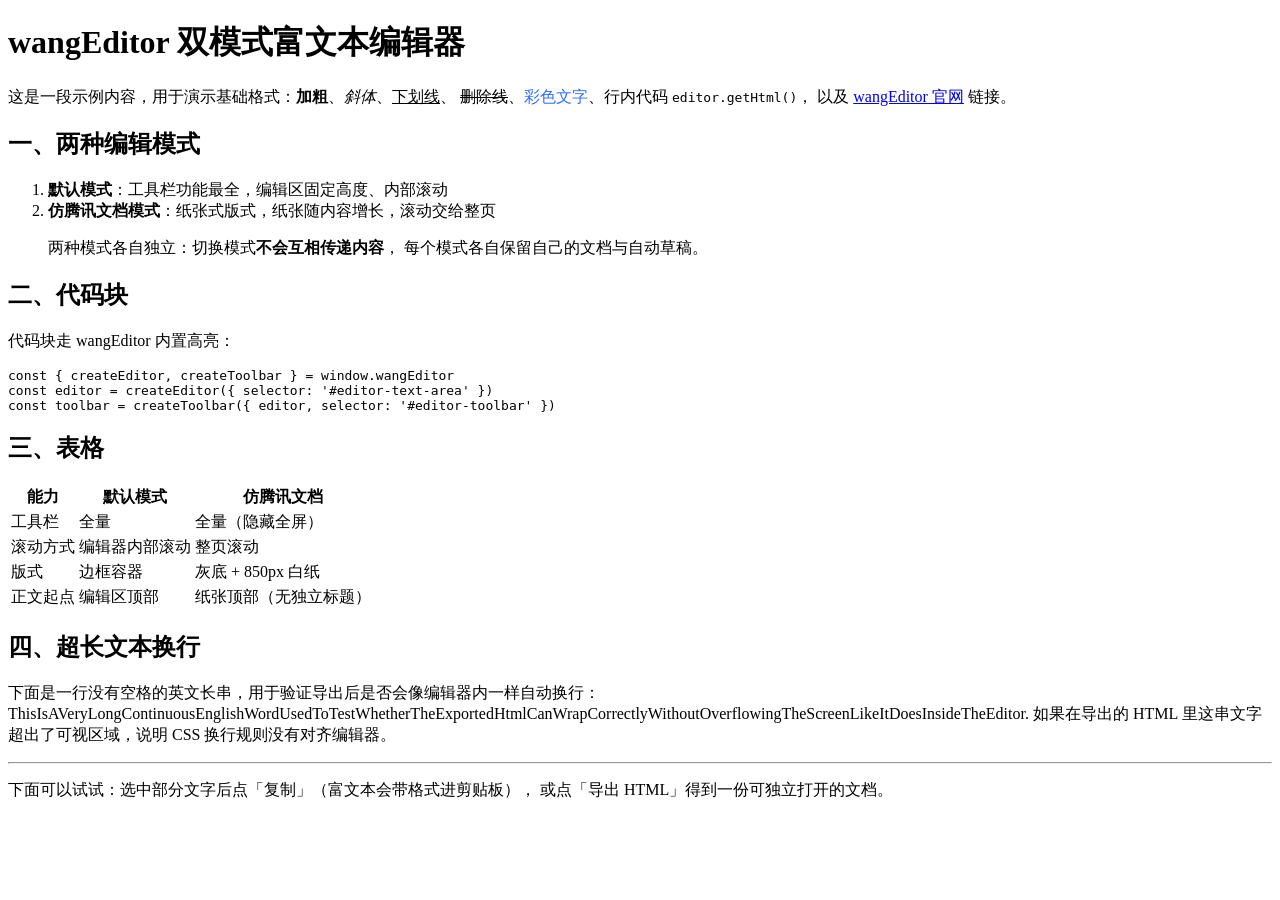
<file: samples/export-sample-default.html>
<!DOCTYPE html>
<html lang="zh-CN">
<head>
<meta charset="UTF-8" />
</head>
<body data-mode="default">
<h1>wangEditor 双模式富文本编辑器</h1>
<p>这是一段示例内容，用于演示基础格式：<strong>加粗</strong>、<em>斜体</em>、<u>下划线</u>、
<s>删除线</s>、<span style="color: #2b6cff;">彩色文字</span>、行内代码 <code>editor.getHtml()</code>，
以及 <a href="https://www.wangeditor.com/" target="_blank">wangEditor 官网</a> 链接。</p>
<h2>一、两种编辑模式</h2>
<ol>
<li><strong>默认模式</strong>：工具栏功能最全，编辑区固定高度、内部滚动</li>
<li><strong>仿腾讯文档模式</strong>：纸张式版式，纸张随内容增长，滚动交给整页</li>
</ol>
<blockquote>两种模式各自独立：切换模式<strong>不会互相传递内容</strong>，
每个模式各自保留自己的文档与自动草稿。</blockquote>
<h2>二、代码块</h2>
<p>代码块走 wangEditor 内置高亮：</p>
<pre><code>const { createEditor, createToolbar } = window.wangEditor
const editor = createEditor({ selector: '#editor-text-area' })
const toolbar = createToolbar({ editor, selector: '#editor-toolbar' })
</code></pre>
<h2>三、表格</h2>
<table>
<tbody>
<tr><th>能力</th><th>默认模式</th><th>仿腾讯文档</th></tr>
<tr><td>工具栏</td><td>全量</td><td>全量（隐藏全屏）</td></tr>
<tr><td>滚动方式</td><td>编辑器内部滚动</td><td>整页滚动</td></tr>
<tr><td>版式</td><td>边框容器</td><td>灰底 + 850px 白纸</td></tr>
<tr><td>正文起点</td><td>编辑区顶部</td><td>纸张顶部（无独立标题）</td></tr>
</tbody>
</table>
<h2>四、超长文本换行</h2>
<p>下面是一行没有空格的英文长串，用于验证导出后是否会像编辑器内一样自动换行：
ThisIsAVeryLongContinuousEnglishWordUsedToTestWhetherTheExportedHtmlCanWrapCorrectlyWithoutOverflowingTheScreenLikeItDoesInsideTheEditor.
如果在导出的 HTML 里这串文字超出了可视区域，说明 CSS 换行规则没有对齐编辑器。</p>
<hr />
<p>下面可以试试：选中部分文字后点「复制」（富文本会带格式进剪贴板），
或点「导出 HTML」得到一份可独立打开的文档。</p>
<p><br></p>
</body>
</html>
</file>
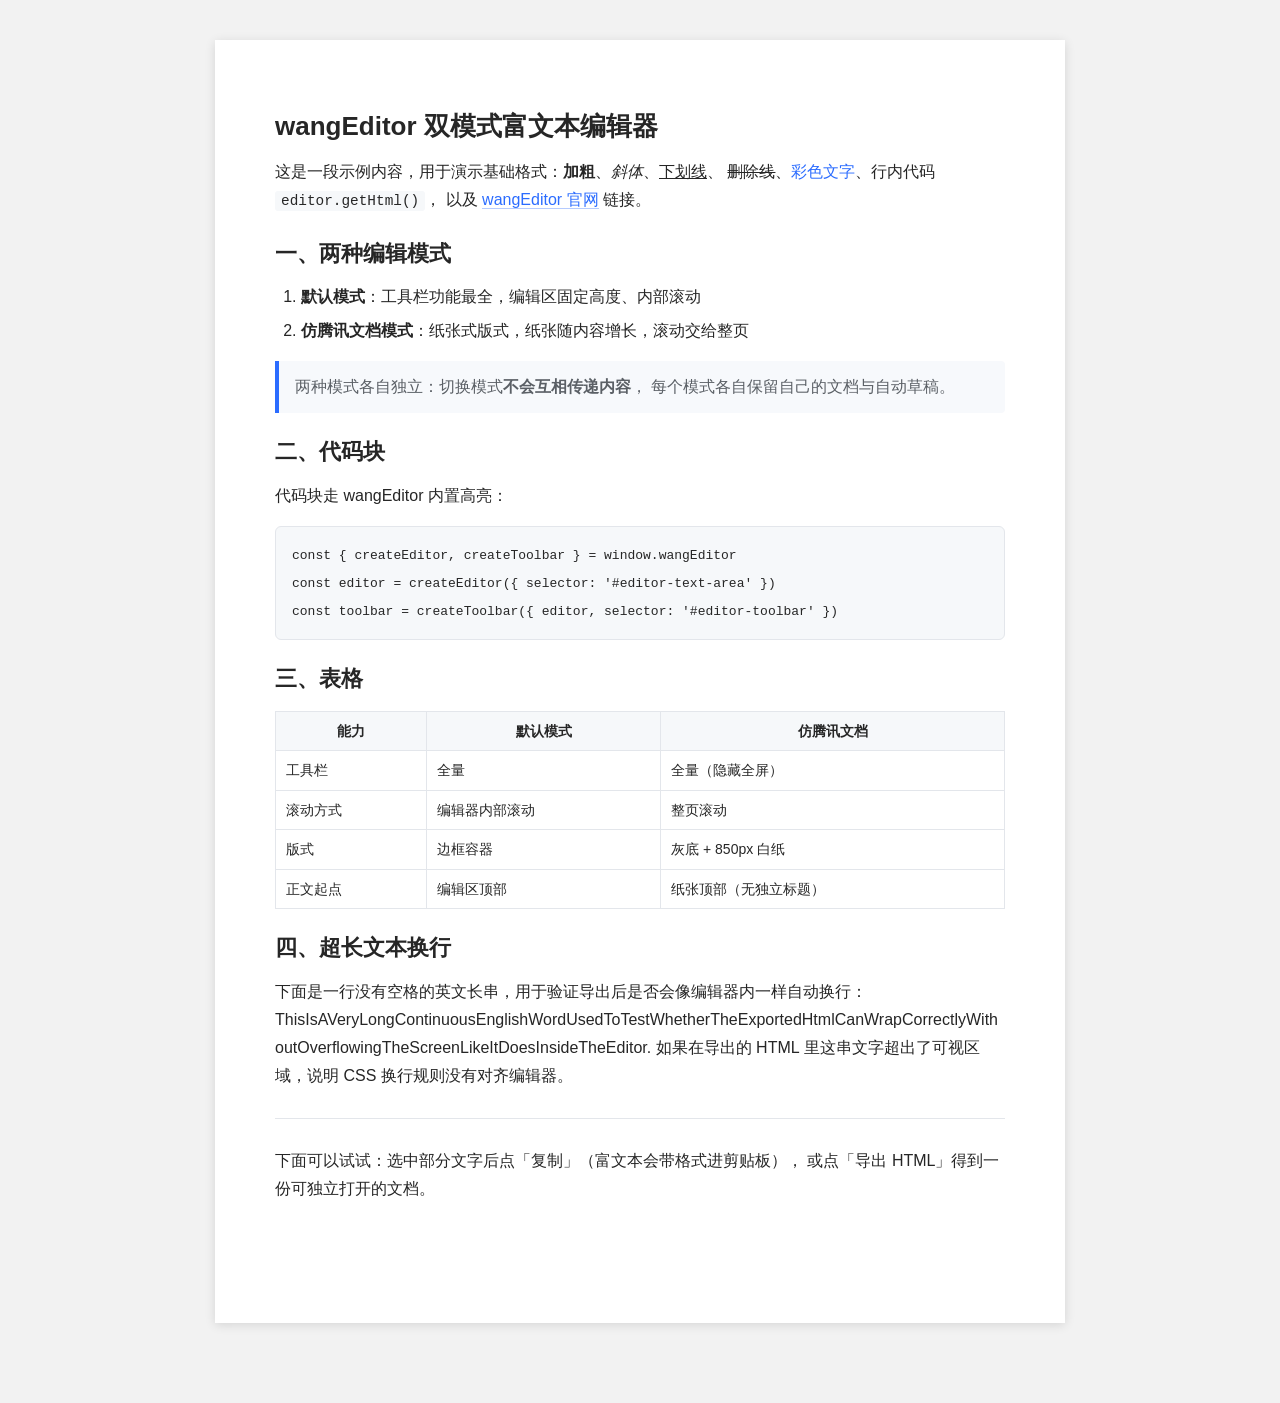
<file: samples/export-sample-qqdoc.html>
<!DOCTYPE html>
<html lang="zh-CN">
<head>
<meta charset="UTF-8" />
<meta name="viewport" content="width=device-width, initial-scale=1" />
<title></title>
<meta name="generator" content="wangEditor v5 双模式富文本工作台" />
<meta name="source-mode" content="qqdoc" />
<meta name="exported-at" content="20261009-0851" />
<style>
:root{--ink:#262626;--ink-2:#5b6066;--line:#e3e6eb;--accent:#2b6cff;--code-bg:#f6f8fa}
*{box-sizing:border-box}
html,body{margin:0;padding:0}
body{color:var(--ink);font-size:16px;line-height:1.75;
  font-family:-apple-system,BlinkMacSystemFont,"Segoe UI","PingFang SC","Hiragino Sans GB","Microsoft YaHei",Arial,sans-serif;
  -webkit-font-smoothing:antialiased}
h1,h2,h3,h4,h5{margin:24px 0 12px;line-height:1.4;font-weight:700}
h1{font-size:26px}h2{font-size:22px}h3{font-size:18px}h4{font-size:16px}h5{font-size:15px}
p,li,td,th,h1,h2,h3,h4,h5{word-wrap:break-word;overflow-wrap:break-word}
p{margin:14px 0}
a{color:var(--accent);text-decoration:none;border-bottom:1px solid rgba(43,108,255,.35)}
a:hover{border-bottom-color:var(--accent)}
ul,ol{margin:14px 0;padding-left:26px}li{margin:6px 0}
blockquote{margin:16px 0;padding:12px 16px;background:#f7f9fc;border-left:4px solid var(--accent);
  border-radius:0 4px 4px 0;color:var(--ink-2)}
code{background:var(--code-bg);border-radius:3px;padding:2px 6px;font-size:.9em;
  font-family:Consolas,Monaco,"Andale Mono",monospace}
pre{background:var(--code-bg);border:1px solid var(--line);border-radius:6px;padding:14px 16px;overflow:auto}
pre code{background:none;padding:0;font-size:13px;line-height:1.6}
img{max-width:100%;height:auto;border-radius:4px}
hr{border:0;border-top:1px solid var(--line);margin:28px 0}
table{border-collapse:collapse;width:100%;margin:16px 0;font-size:14px}
th,td{border:1px solid var(--line);padding:8px 10px;text-align:left;line-height:1.6}
th{background:#f6f8fa;font-weight:700;text-align:center}
[data-w-e-type="video"]{max-width:100%}
video{max-width:100%}
.doc-title{margin:0;font-weight:700}
@media print{body{background:#fff}.doc{box-shadow:none;margin:0;padding:0;width:auto;max-width:none}}
body{background:#f2f2f2}
.doc--qqdoc{width:850px;max-width:100%;margin:40px auto 80px;background:#fff;
  padding:44px 60px 64px;box-shadow:0 2px 10px rgba(0,0,0,.12)}
.doc--qqdoc .doc-title{font-size:30px;line-height:1.35;margin:0 0 24px}
@media(max-width:900px){.doc--qqdoc{width:100%;margin:0;padding:24px 20px 48px;box-shadow:none}}
</style>
</head>
<body data-mode="qqdoc">
<article class="doc doc--qqdoc">
<h1>wangEditor 双模式富文本编辑器</h1>
<p>这是一段示例内容，用于演示基础格式：<strong>加粗</strong>、<em>斜体</em>、<u>下划线</u>、
<s>删除线</s>、<span style="color: #2b6cff;">彩色文字</span>、行内代码 <code>editor.getHtml()</code>，
以及 <a href="https://www.wangeditor.com/" target="_blank">wangEditor 官网</a> 链接。</p>
<h2>一、两种编辑模式</h2>
<ol>
<li><strong>默认模式</strong>：工具栏功能最全，编辑区固定高度、内部滚动</li>
<li><strong>仿腾讯文档模式</strong>：纸张式版式，纸张随内容增长，滚动交给整页</li>
</ol>
<blockquote>两种模式各自独立：切换模式<strong>不会互相传递内容</strong>，
每个模式各自保留自己的文档与自动草稿。</blockquote>
<h2>二、代码块</h2>
<p>代码块走 wangEditor 内置高亮：</p>
<pre><code>const { createEditor, createToolbar } = window.wangEditor
const editor = createEditor({ selector: '#editor-text-area' })
const toolbar = createToolbar({ editor, selector: '#editor-toolbar' })
</code></pre>
<h2>三、表格</h2>
<table>
<tbody>
<tr><th>能力</th><th>默认模式</th><th>仿腾讯文档</th></tr>
<tr><td>工具栏</td><td>全量</td><td>全量（隐藏全屏）</td></tr>
<tr><td>滚动方式</td><td>编辑器内部滚动</td><td>整页滚动</td></tr>
<tr><td>版式</td><td>边框容器</td><td>灰底 + 850px 白纸</td></tr>
<tr><td>正文起点</td><td>编辑区顶部</td><td>纸张顶部（无独立标题）</td></tr>
</tbody>
</table>
<h2>四、超长文本换行</h2>
<p>下面是一行没有空格的英文长串，用于验证导出后是否会像编辑器内一样自动换行：
ThisIsAVeryLongContinuousEnglishWordUsedToTestWhetherTheExportedHtmlCanWrapCorrectlyWithoutOverflowingTheScreenLikeItDoesInsideTheEditor.
如果在导出的 HTML 里这串文字超出了可视区域，说明 CSS 换行规则没有对齐编辑器。</p>
<hr />
<p>下面可以试试：选中部分文字后点「复制」（富文本会带格式进剪贴板），
或点「导出 HTML」得到一份可独立打开的文档。</p>
<p><br></p>
</article>
</body>
</html>
</file>
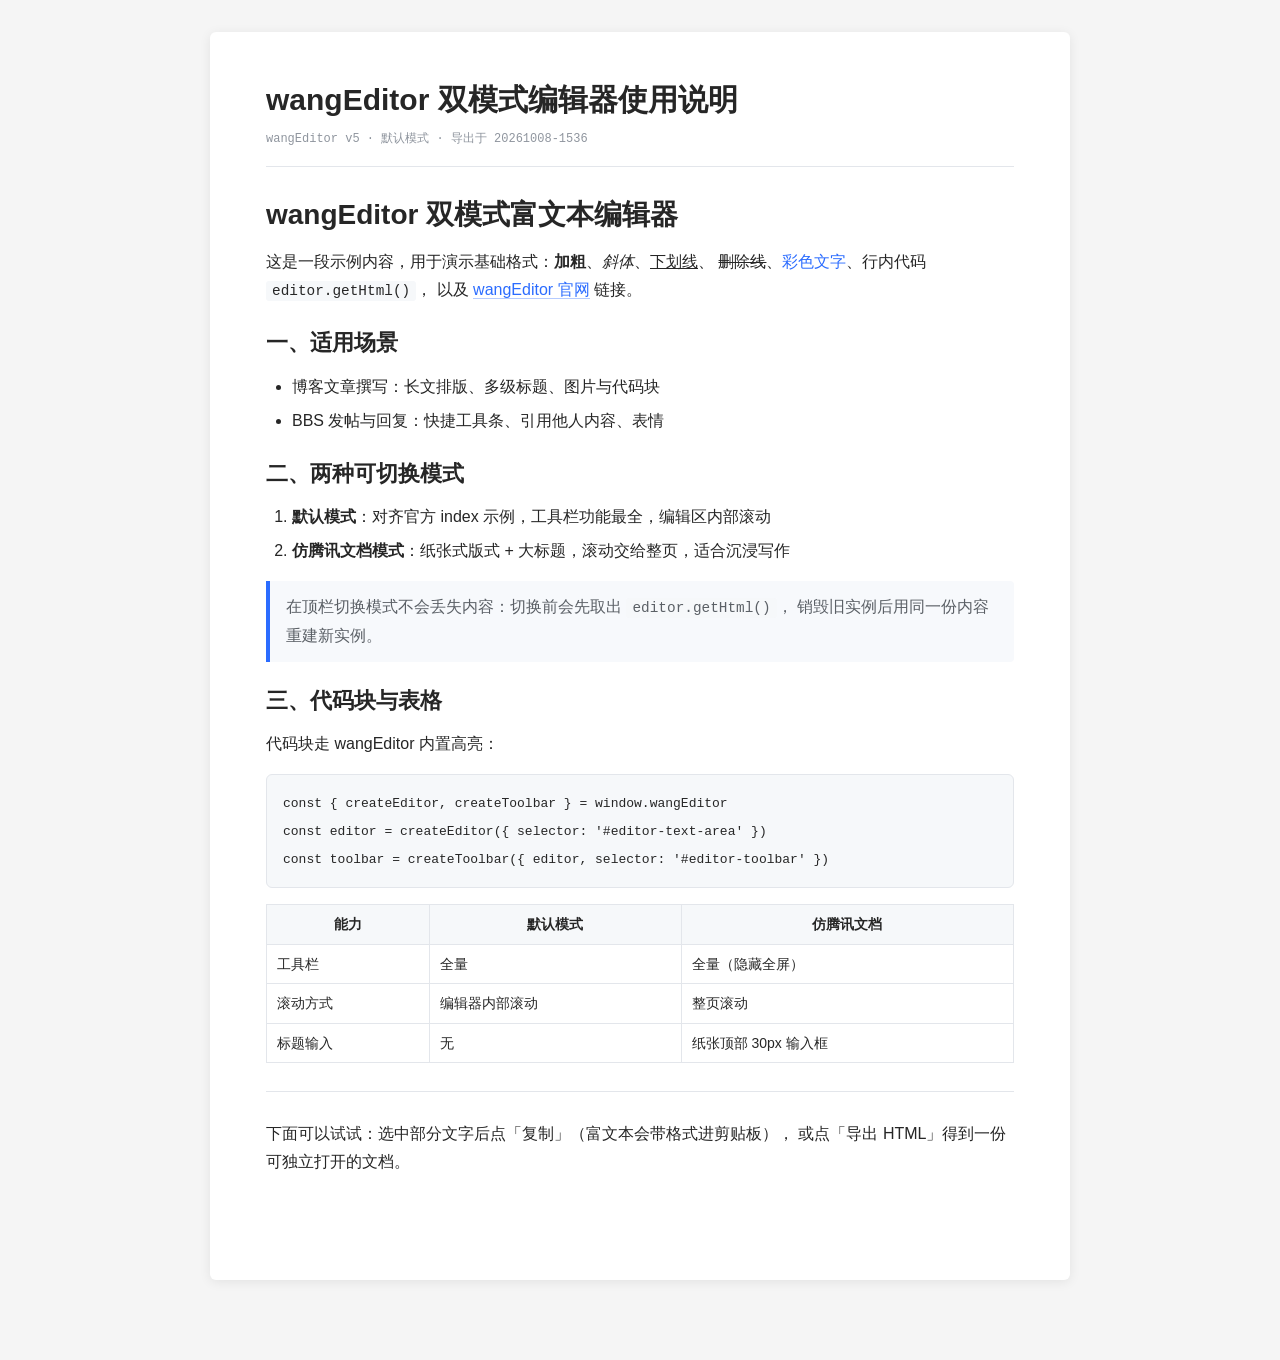
<file: samples/export-sample.html>
<!DOCTYPE html>
<html lang="zh-CN">
<head>
<meta charset="UTF-8" />
<meta name="viewport" content="width=device-width, initial-scale=1" />
<title>wangEditor 双模式编辑器使用说明</title>
<meta name="generator" content="wangEditor v5 双模式富文本工作台" />
<meta name="exported-at" content="20261008-1536" />
<meta name="source-mode" content="默认模式" />
<style>
:root{--ink:#262626;--ink-2:#5b6066;--line:#e3e6eb;--accent:#2b6cff;--code-bg:#f6f8fa}
*{box-sizing:border-box}
html,body{margin:0;padding:0}
body{background:#f5f5f5;color:var(--ink);font-size:16px;line-height:1.75;
  font-family:-apple-system,BlinkMacSystemFont,"Segoe UI","PingFang SC","Hiragino Sans GB","Microsoft YaHei",Arial,sans-serif}
.doc{max-width:860px;margin:32px auto 80px;background:#fff;padding:48px 56px;border-radius:6px;
  box-shadow:0 2px 12px rgba(0,0,0,.08)}
.doc-title{font-size:30px;line-height:1.35;margin:0 0 8px;font-weight:700}
.doc-meta{margin:0 0 28px;padding-bottom:16px;border-bottom:1px solid var(--line);
  color:#8f959e;font-size:12px;font-family:Consolas,Monaco,monospace}
h1,h2,h3,h4,h5{margin:24px 0 12px;line-height:1.4;font-weight:700}
h1{font-size:28px}h2{font-size:22px}h3{font-size:18px}h4{font-size:16px}h5{font-size:15px}
p{margin:14px 0}
a{color:var(--accent);text-decoration:none;border-bottom:1px solid rgba(43,108,255,.35)}
a:hover{border-bottom-color:var(--accent)}
ul,ol{margin:14px 0;padding-left:26px}li{margin:6px 0}
blockquote{margin:16px 0;padding:12px 16px;background:#f7f9fc;border-left:4px solid var(--accent);
  border-radius:0 4px 4px 0;color:var(--ink-2)}
code{background:var(--code-bg);border-radius:3px;padding:2px 6px;font-size:.9em;
  font-family:Consolas,Monaco,"Andale Mono",monospace}
pre{background:var(--code-bg);border:1px solid var(--line);border-radius:6px;padding:14px 16px;overflow:auto}
pre code{background:none;padding:0;font-size:13px;line-height:1.6}
img{max-width:100%;height:auto;border-radius:4px}
hr{border:0;border-top:1px solid var(--line);margin:28px 0}
table{border-collapse:collapse;width:100%;margin:16px 0;font-size:14px}
th,td{border:1px solid var(--line);padding:8px 10px;text-align:left;line-height:1.6}
th{background:#f6f8fa;font-weight:700;text-align:center}
[data-w-e-type="video"]{max-width:100%}
video{max-width:100%}
@media(max-width:900px){.doc{padding:24px 20px;margin:16px auto 40px}}
@media print{body{background:#fff}.doc{box-shadow:none;margin:0;padding:0;max-width:none}}
</style>
</head>
<body>
<article class="doc">
<h1 class="doc-title">wangEditor 双模式编辑器使用说明</h1>
<p class="doc-meta">wangEditor v5 · 默认模式 · 导出于 20261008-1536</p>
<h1>wangEditor 双模式富文本编辑器</h1>
<p>这是一段示例内容，用于演示基础格式：<strong>加粗</strong>、<em>斜体</em>、<u>下划线</u>、
<s>删除线</s>、<span style="color: #2b6cff;">彩色文字</span>、行内代码 <code>editor.getHtml()</code>，
以及 <a href="https://www.wangeditor.com/" target="_blank">wangEditor 官网</a> 链接。</p>
<h2>一、适用场景</h2>
<ul>
<li>博客文章撰写：长文排版、多级标题、图片与代码块</li>
<li>BBS 发帖与回复：快捷工具条、引用他人内容、表情</li>
</ul>
<h2>二、两种可切换模式</h2>
<ol>
<li><strong>默认模式</strong>：对齐官方 index 示例，工具栏功能最全，编辑区内部滚动</li>
<li><strong>仿腾讯文档模式</strong>：纸张式版式 + 大标题，滚动交给整页，适合沉浸写作</li>
</ol>
<blockquote>在顶栏切换模式不会丢失内容：切换前会先取出 <code>editor.getHtml()</code>，
销毁旧实例后用同一份内容重建新实例。</blockquote>
<h2>三、代码块与表格</h2>
<p>代码块走 wangEditor 内置高亮：</p>
<pre><code>const { createEditor, createToolbar } = window.wangEditor
const editor = createEditor({ selector: '#editor-text-area' })
const toolbar = createToolbar({ editor, selector: '#editor-toolbar' })
</code></pre>
<table>
<tbody>
<tr><th>能力</th><th>默认模式</th><th>仿腾讯文档</th></tr>
<tr><td>工具栏</td><td>全量</td><td>全量（隐藏全屏）</td></tr>
<tr><td>滚动方式</td><td>编辑器内部滚动</td><td>整页滚动</td></tr>
<tr><td>标题输入</td><td>无</td><td>纸张顶部 30px 输入框</td></tr>
</tbody>
</table>
<hr />
<p>下面可以试试：选中部分文字后点「复制」（富文本会带格式进剪贴板），
或点「导出 HTML」得到一份可独立打开的文档。</p>
<p><br></p>
</article>
</body>
</html>
</file>
